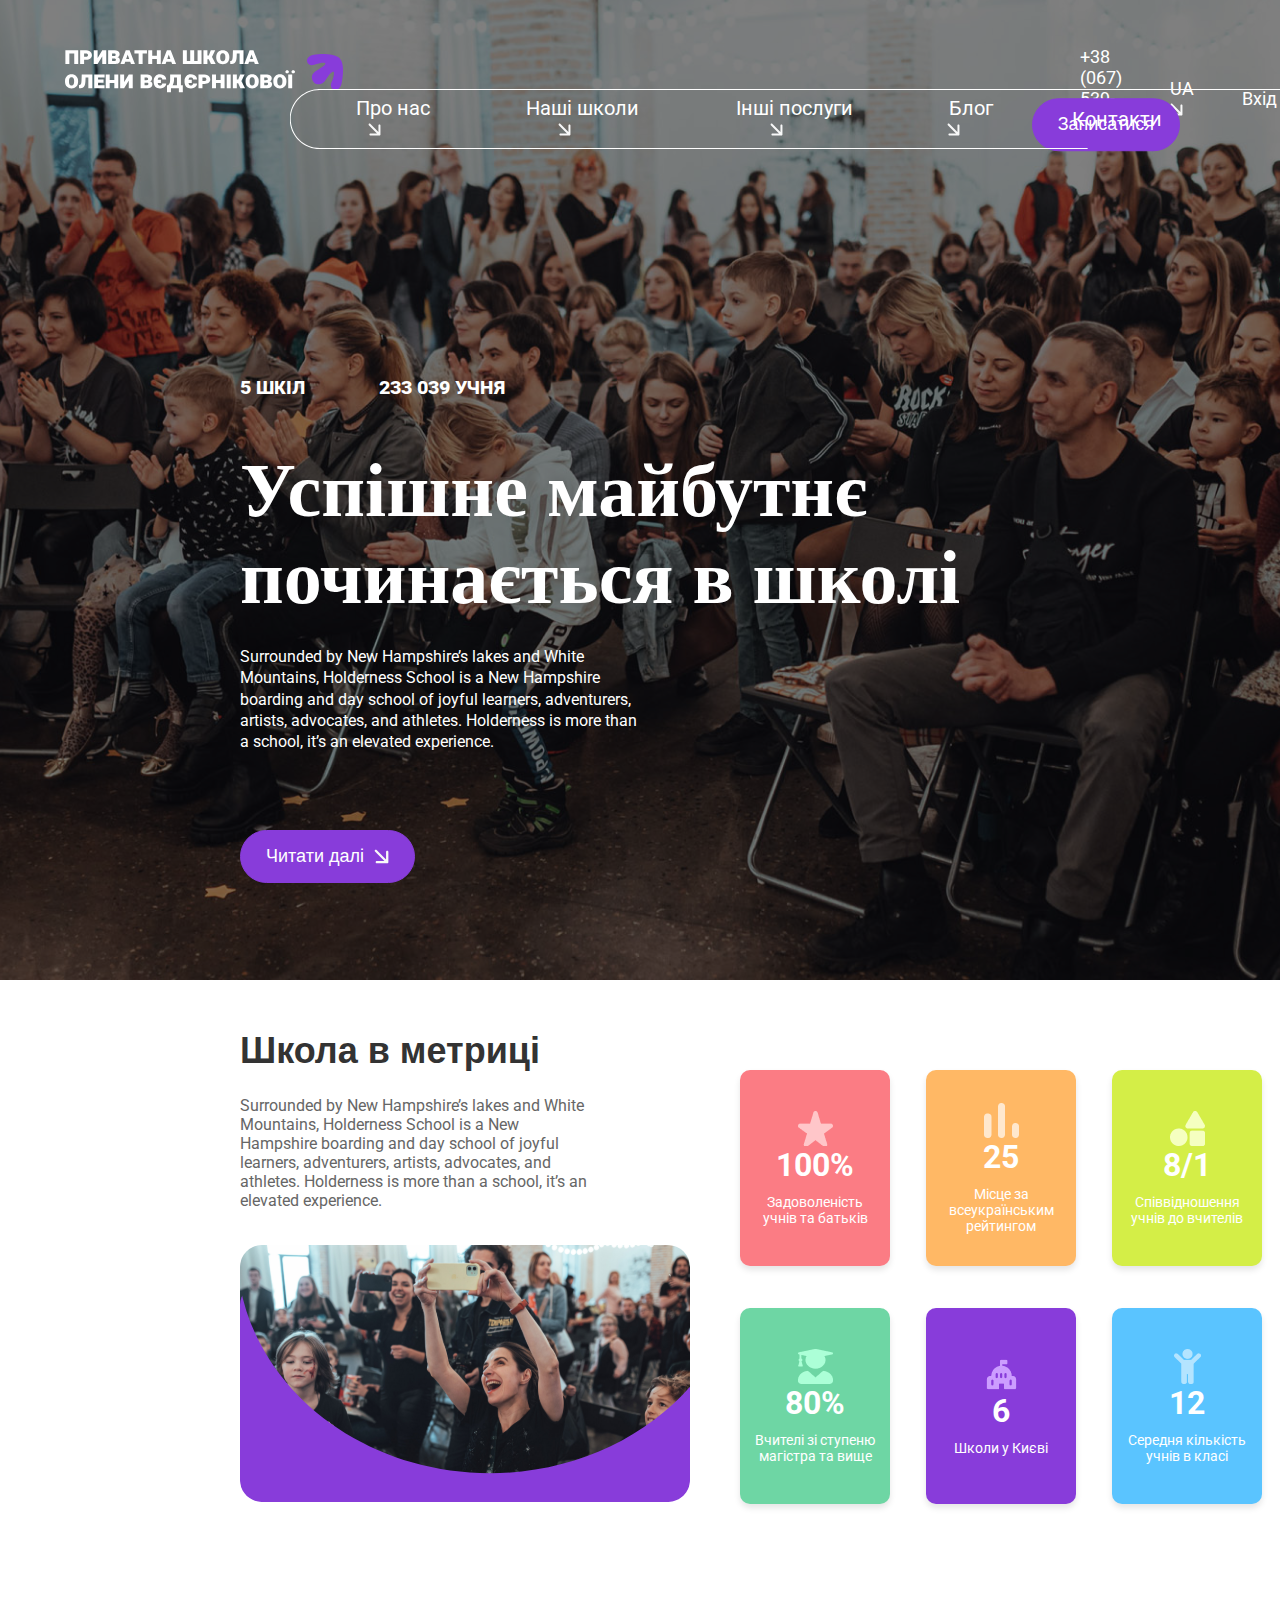
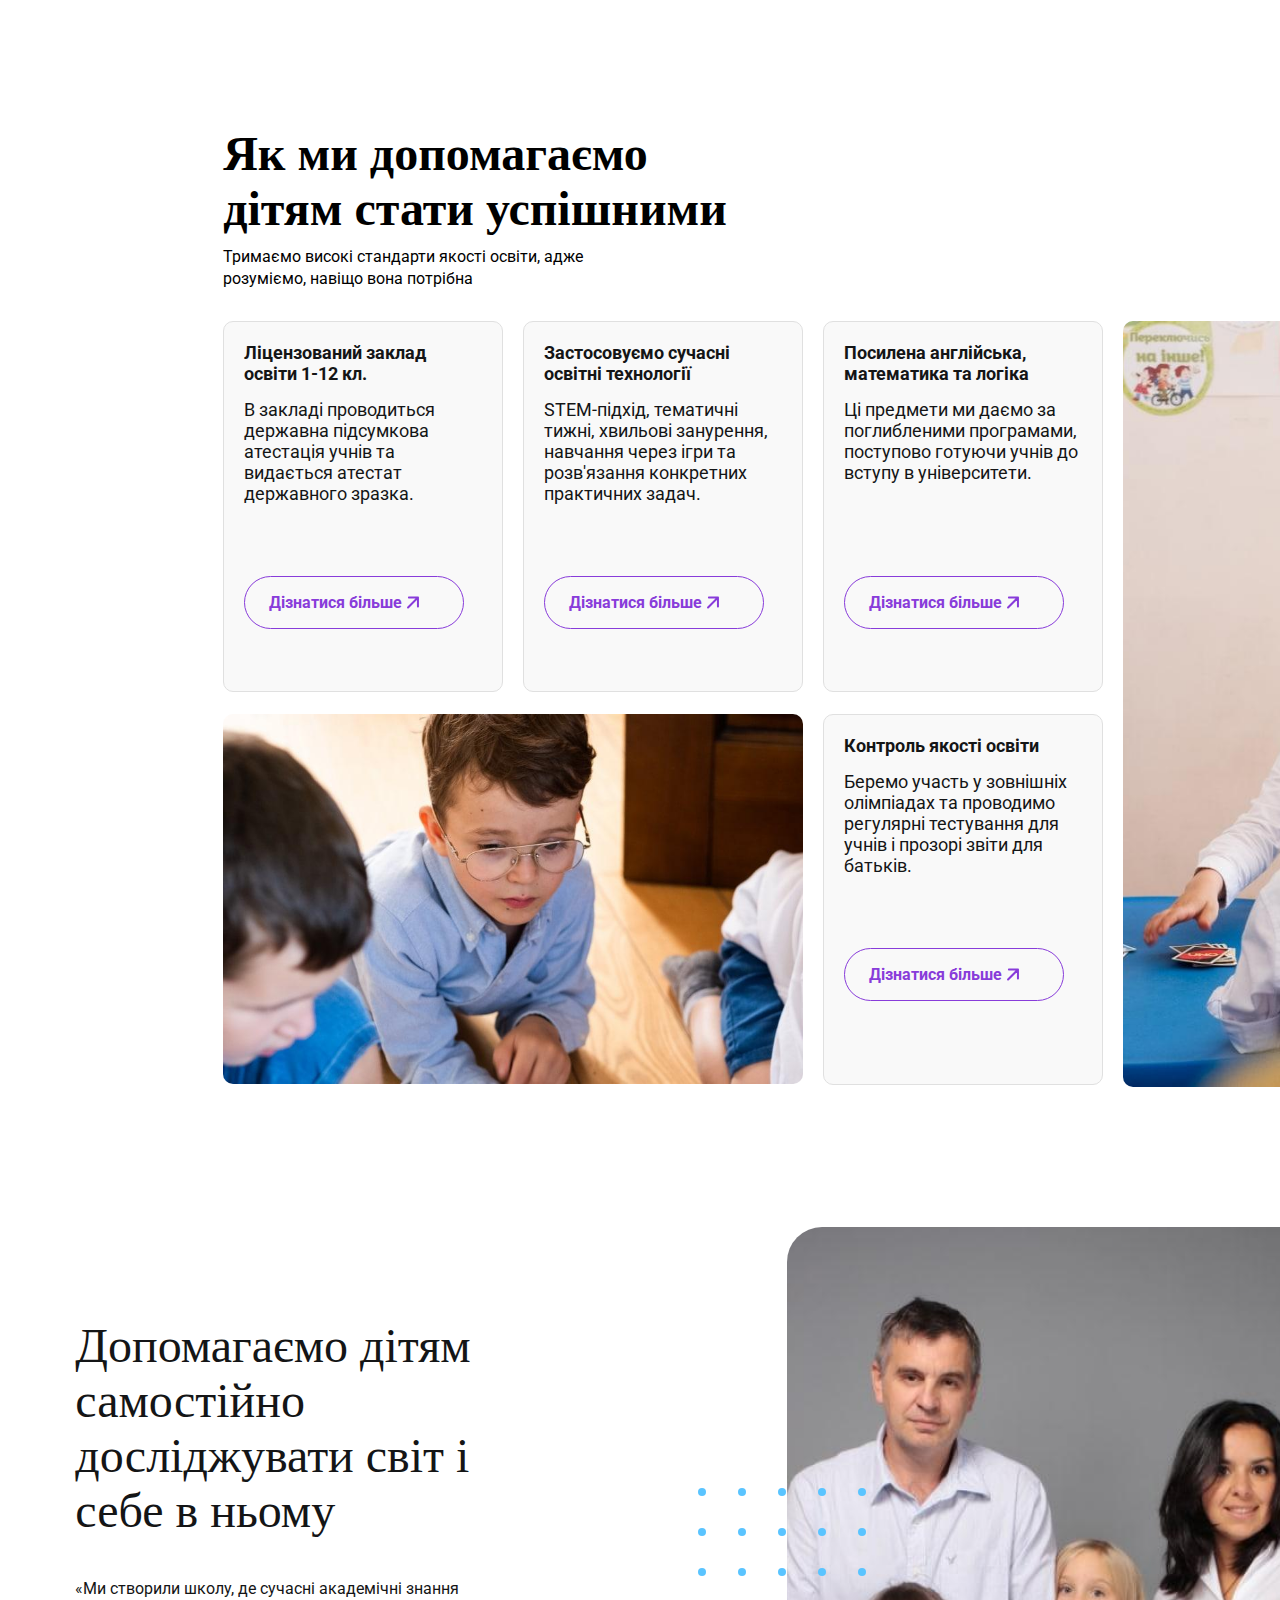
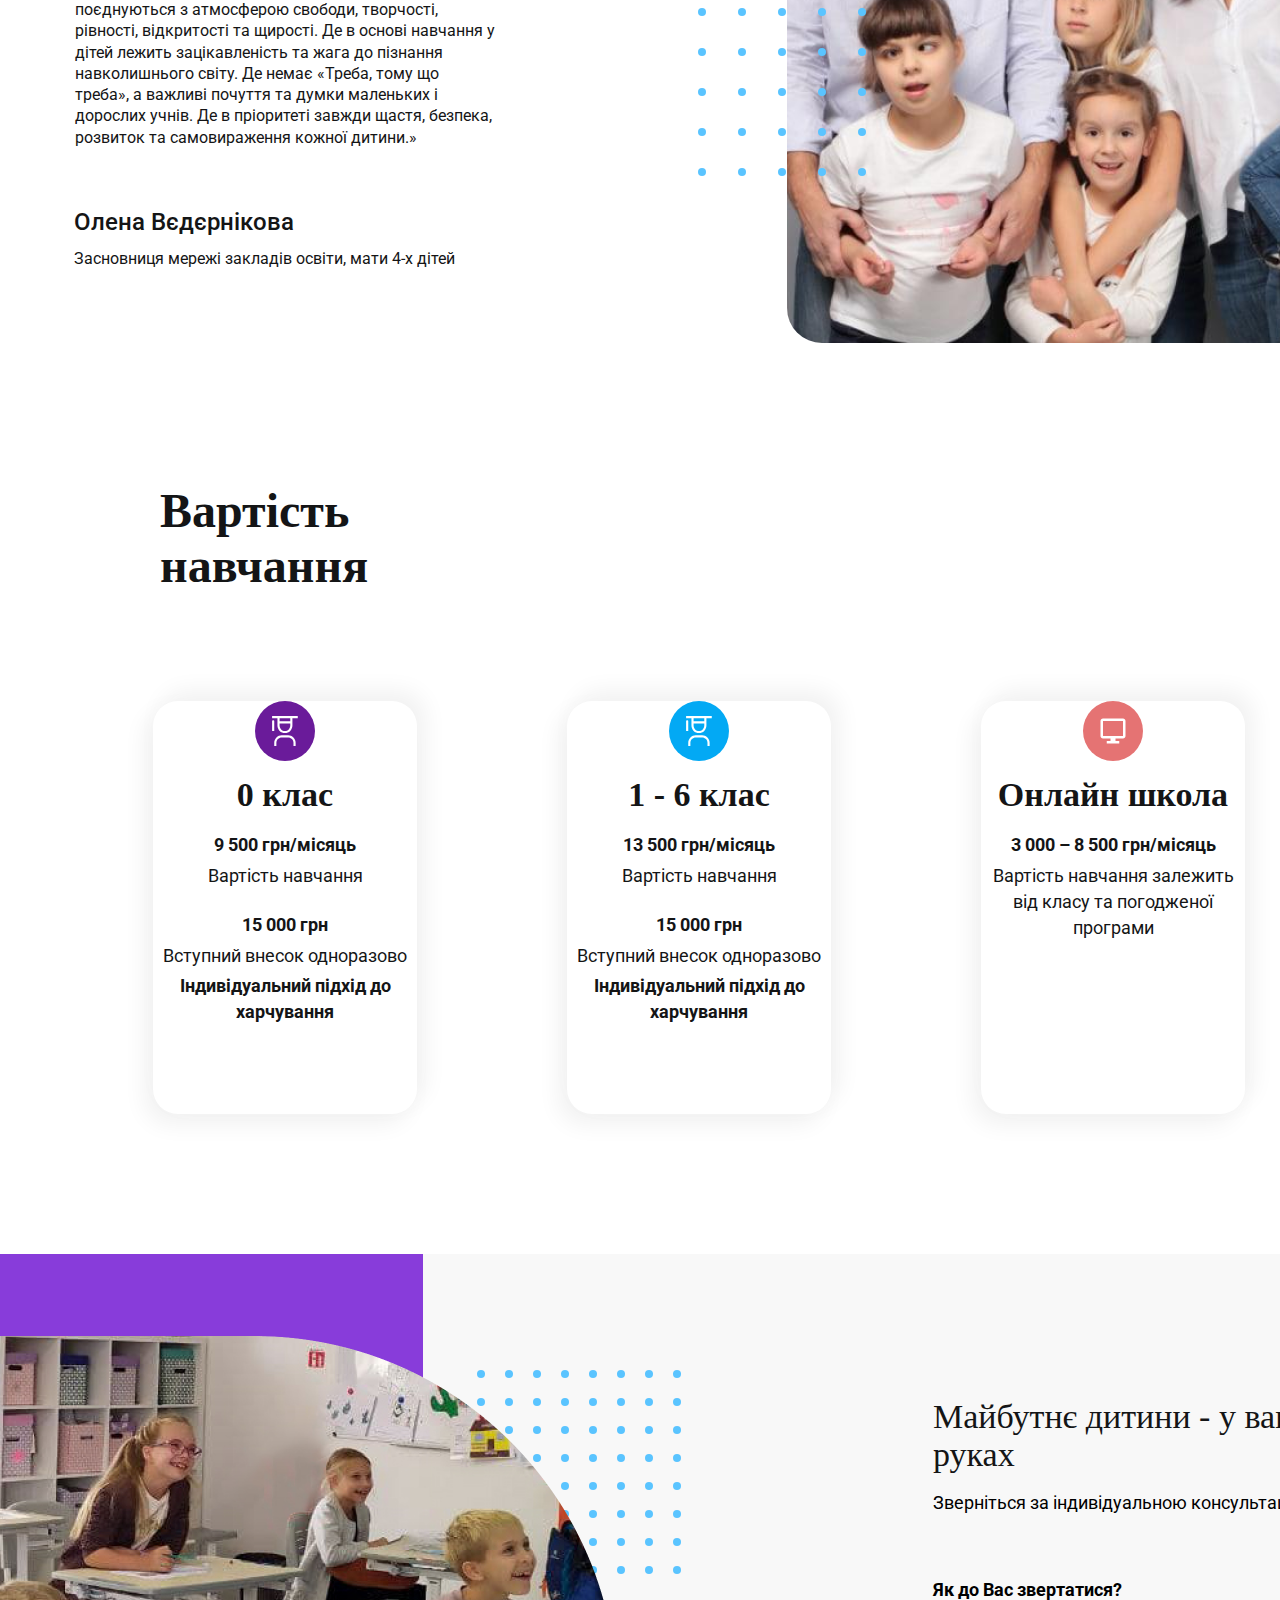
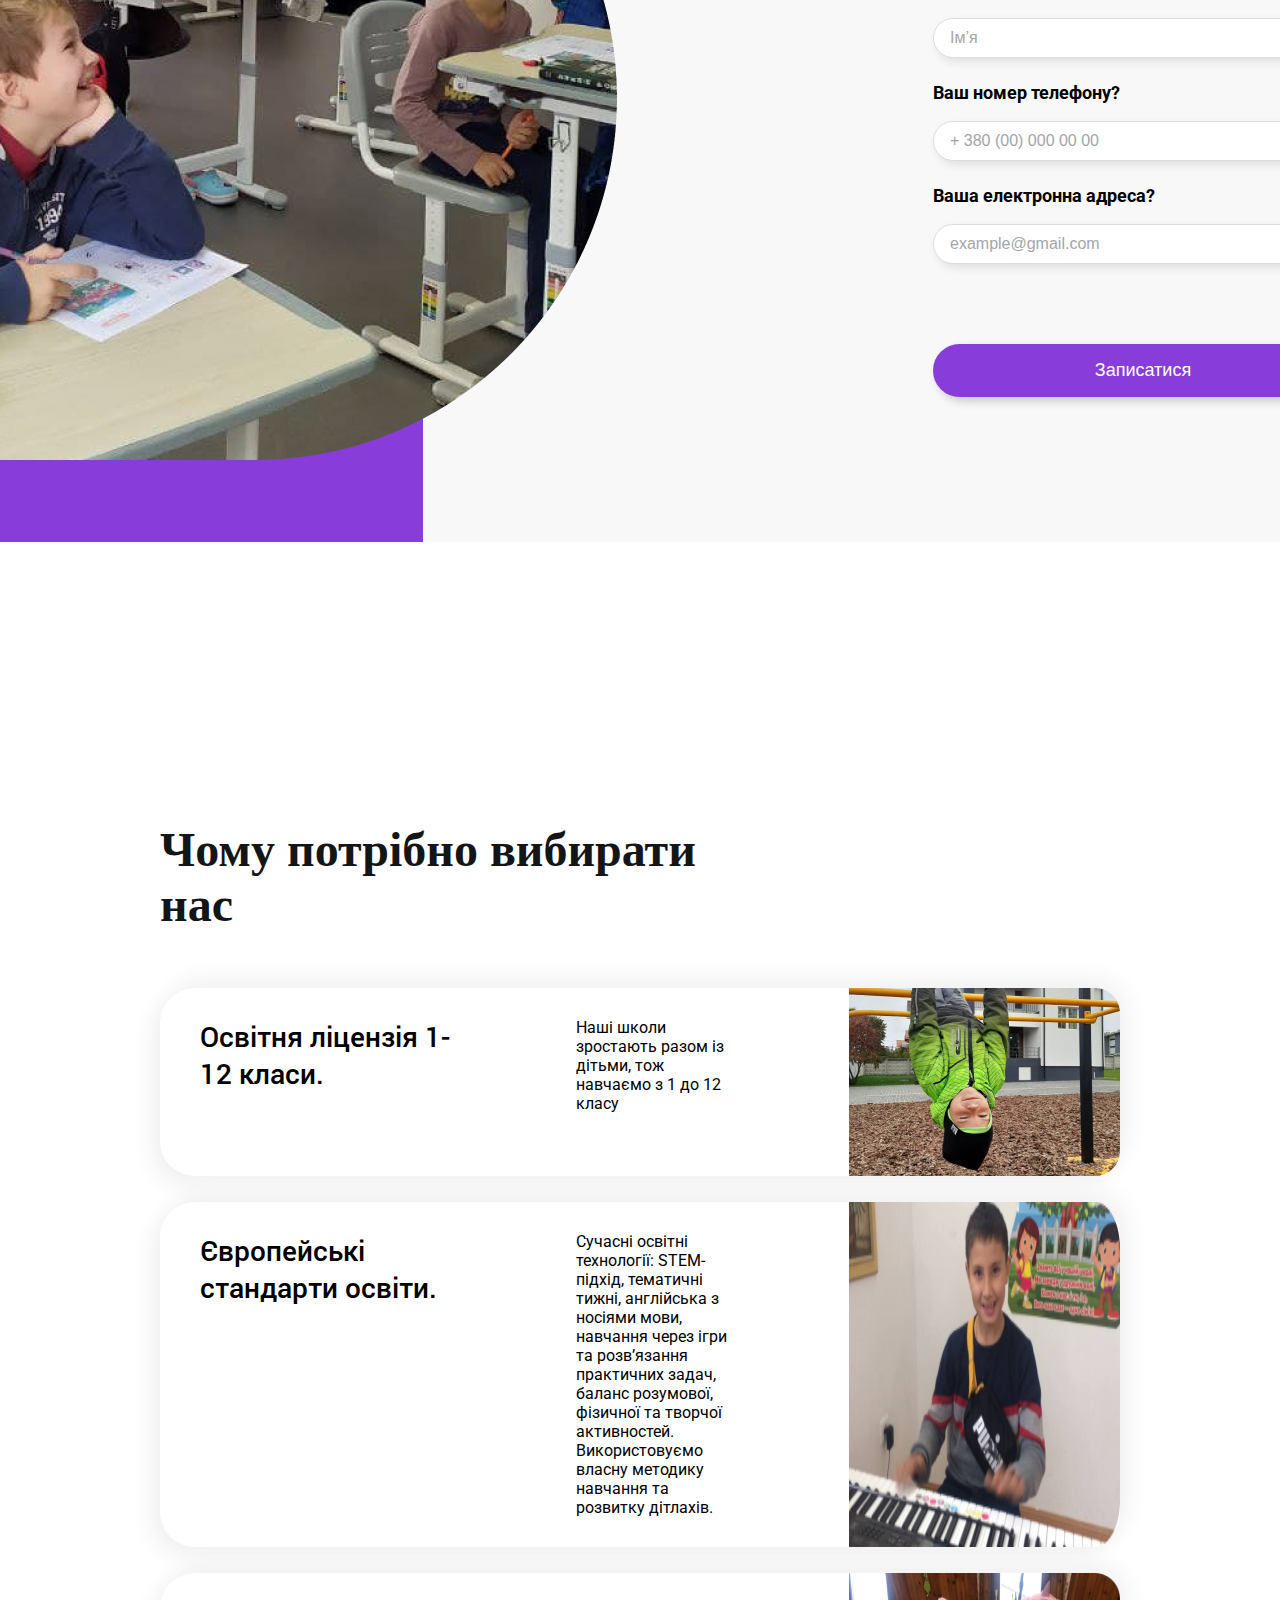
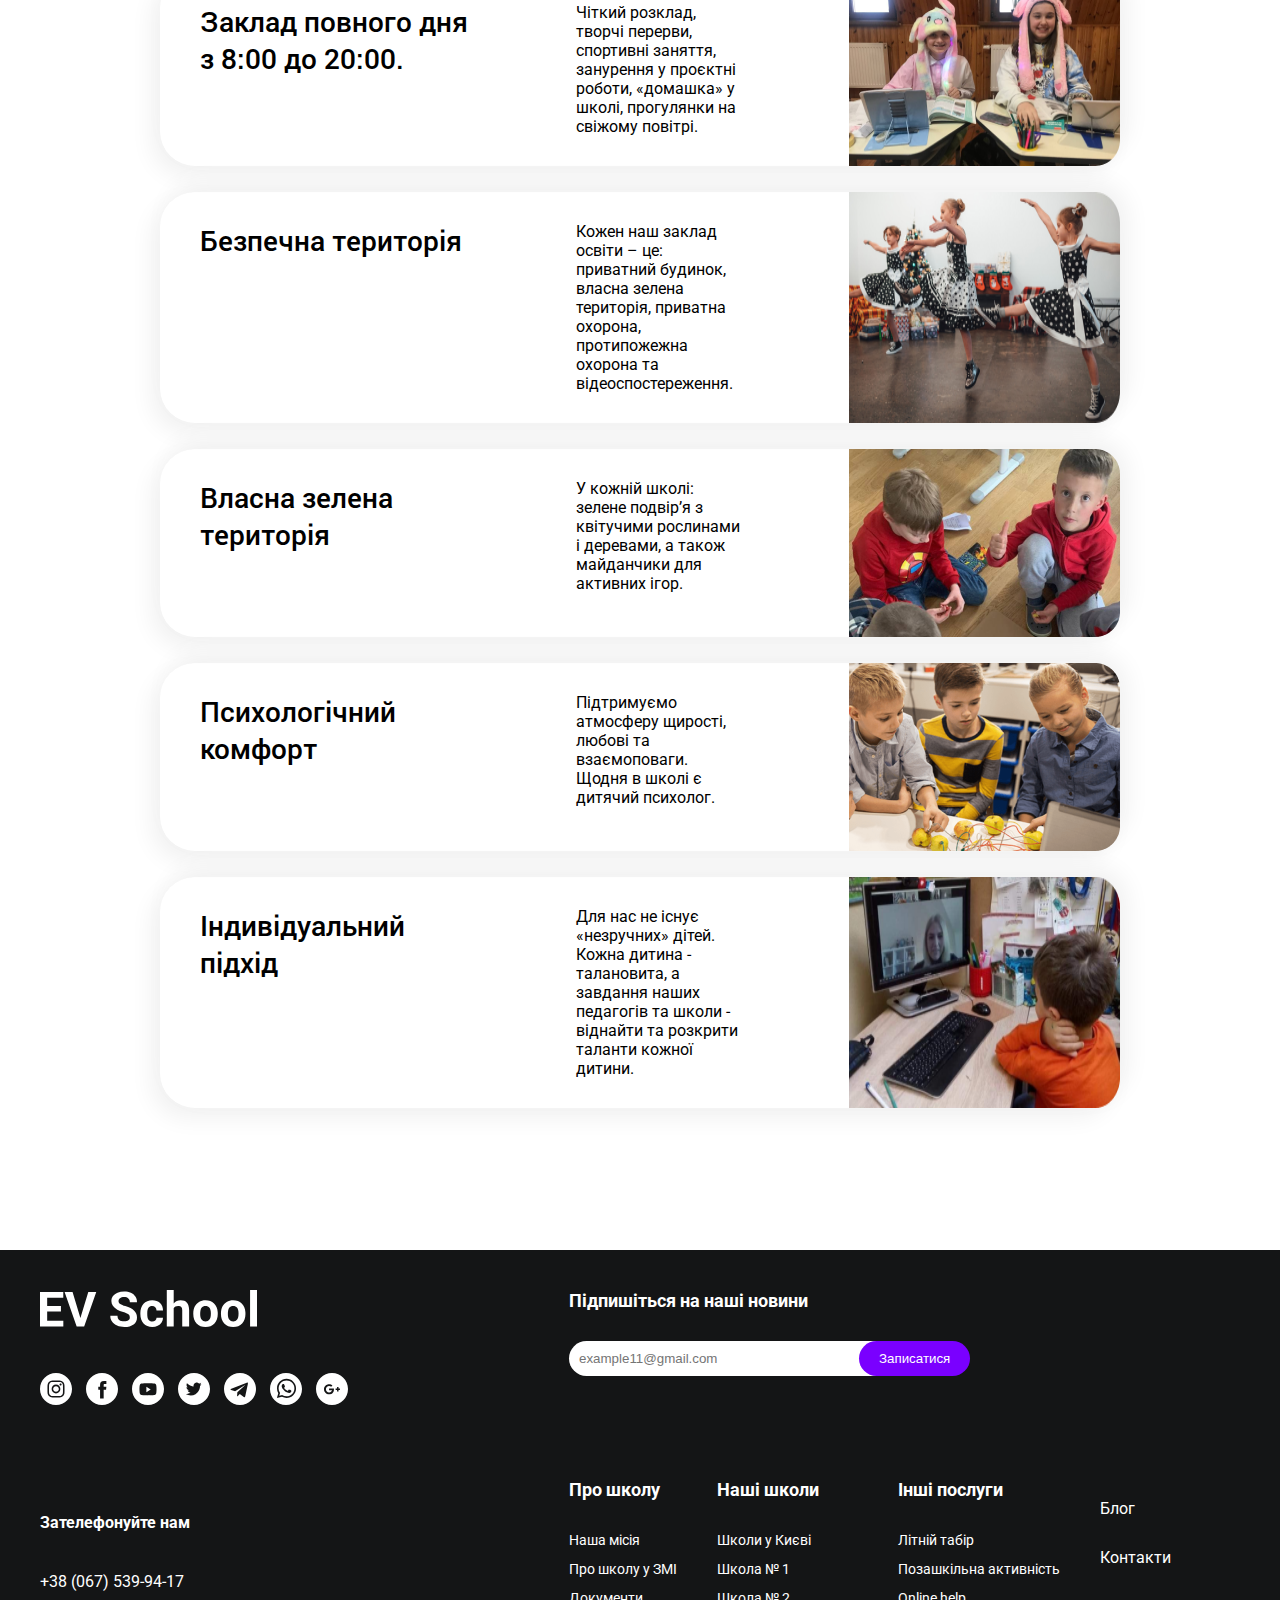
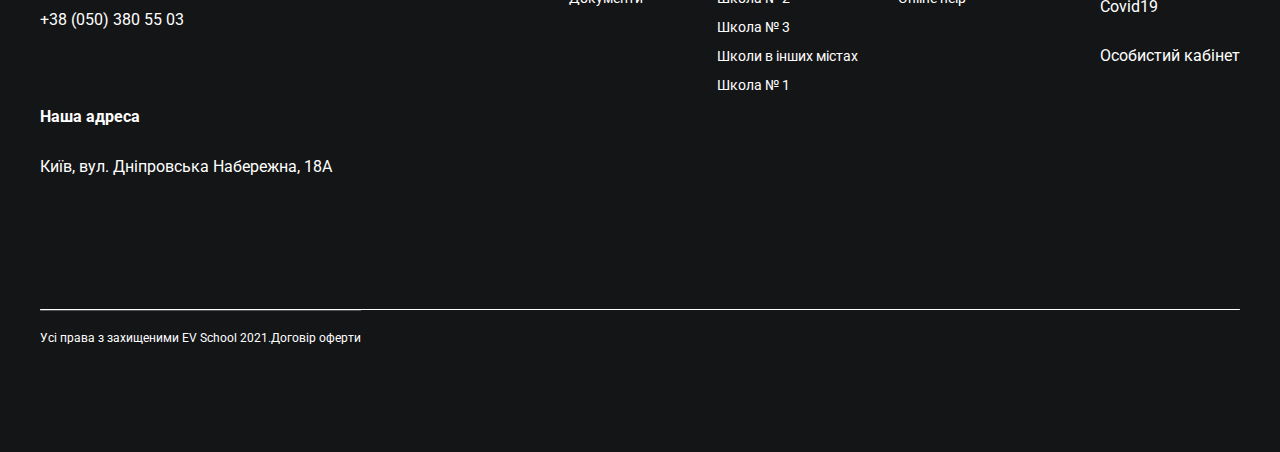
<file: index.html>
<!DOCTYPE html>
<html lang="uk">
<head>
    <meta charset="UTF-8">
    <meta name="viewport" content="width=device-width, initial-scale=1.0">
    <title>ПРИВАТНА ШКОЛА ОЛЕНИ ВЄДЄРНІКОВОЇ</title>
    <link rel="stylesheet" href="styles/style.css">
    <link rel="stylesheet" href="styles/mobile_style.css">
    <link rel="preconnect" href="https://fonts.googleapis.com">
    <link rel="preconnect" href="https://fonts.gstatic.com" crossorigin>
    <link href="https://fonts.googleapis.com/css2?family=Roboto:ital,wght@0,100;0,300;0,400;0,500;0,700;0,900;1,100;1,300;1,400;1,500;1,700;1,900&display=swap" rel="stylesheet">
</head>
<body>

<section class="header_section">
    <header>
        <div class="header_content">
            <img class="school_name" src="img/school_name.svg" alt="School Logo">
            <img class="school_icon" src="img/school_icon.svg" alt="School Icon">
        </div>

        <div class="header_right">
            <p>+38 (067) 539-94-17</p>
            <p>UA <img src="img/line.svg" alt="Line"></p>
            <p>Вхід</p>
        </div>
        <div class="lines-container">
            <img class="top-line" src="img/navigation-contur.svg" alt="navigation line">
            <ul class="main_menu">
                <li><a href="#">Про нас <img src="img/line.svg" alt="line"></a></li>
                <li class="dropdown">
                    <a href="#">Наші школи <img src="img/line.svg" alt="line"></a>
                    <ul class="dropdown_content">
                        <li><p  class="city_schools">Школи у Києві</p></li>
                        <li><a href="#">Район школи №1</a></li>
                        <li><a href="#">Район школи №2</a></li>
                        <li><a href="#">Район школи №3</a></li>
                        <li><p class="other_city_schools">Школи в інших містах</p></li>
                        <li><a href="#">Район школи №3</a></li>
                        <li><a href="#">Район школи №3</a></li>
                        <li><a href="#">Район школи №3</a></li>
                    </ul>
                </li>
                <li><a href="#">Інші послуги <img src="img/line.svg" alt="Line"></a></li>
                <li><a href="#">Блог <img src="img/line.svg" alt="Line"></a></li>
                <li><a href="#">Контакти</a></li>
            </ul>
            <button class="sign_up_button">Записатися</button>
        </div>
    </header>


    <div class="header_text_middle">
        <div class="school_info">
            <p>5 шкіл</p>
            <p class="student_amount">233 039 учня</p>
        </div>
        <div class="success_future">
            <p class="success_future_title">Успішне майбутнє починається в школі</p>
            <p class="success_future_text">Surrounded by New Hampshire’s lakes and White Mountains, Holderness School is a
                New Hampshire boarding and day school of joyful learners, adventurers, artists, advocates, and athletes.
                Holderness is more than a school, it’s an elevated experience.</p>
        </div>
        <button class="read_next_button">
            Читати далі
            <img src="img/line.svg" alt="Line">
        </button>
    </div>

</section>

<div class="main_content">
    <section class="metrics_section">
        <div class="metrics_content">
            <div class="metrics_info">
                <h2>Школа в метриці</h2>
                <p>Surrounded by New Hampshire’s lakes and White Mountains, Holderness School is a New Hampshire boarding and day school of joyful learners, adventurers, artists, advocates, and athletes. Holderness is more than a school, it’s an elevated experience.</p>
                <div class="metrics_image_wrapper">
                    <div class="metrics_shape"><img src="img/Subtract.svg" alt="Subtract"></div>
                    <img src="img/taking_photo.svg" alt="Taking Photo">
                </div>
            </div>
            <div class="metrics_stats">
                <div class="stat_item red">
                    <img src="img/star-rate.png" alt="">
                    <span>100%</span>
                    <p>Задоволеність учнів та батьків</p>
                </div>
                <div class="stat_item yellow">
                    <img src="img/bar-chart.png" alt="">
                    <span>25</span>
                    <p>Місце за всеукраїнським рейтингом</p>
                </div>
                <div class="stat_item green">
                    <img src="img/shapes.png" alt="">
                    <span>8/1</span>
                    <p>Співвідношення учнів до вчителів</p>
                </div>
                <div class="stat_item cyan">
                    <img src="img/user-graduate.png" alt="">
                    <span>80%</span>
                    <p>Вчителі зі ступеню магістра та вище</p>
                </div>
                <div class="stat_item purple">
                    <img src="img/building-government.png" alt="">
                    <span>6</span>
                    <p>Школи у Києві</p>
                </div>
                <div class="stat_item blue">
                    <img src="img/child%202.png" alt="">
                    <span>12</span>
                    <p>Середня кількість учнів в класі</p>
                </div>
            </div>
        </div>
    </section>

    <section class="helping_section">
        <div class="helping_section">
            <div class="helping_info">
                <h2>Як ми допомагаємо дітям стати успішними</h2>
                <p>Тримаємо високі стандарти якості освіти, адже розуміємо, навіщо вона потрібна</p>
            </div>
            <div class="helping_cards">
                <div class="card">
                    <h3>Ліцензований заклад освіти 1-12 кл.</h3>
                    <p>В закладі проводиться державна підсумкова атестація учнів та видається атестат державного зразка.</p>
                    <button class="read_more_btn">Дізнатися більше
                        <img alt="" src="img/arrow.svg">
                    </button>
                </div>

                <div class="card">
                    <h3>Застосовуємо сучасні освітні технології</h3>
                    <p>STEM-підхід, тематичні тижні, хвильові занурення, навчання через ігри та розв'язання конкретних практичних задач.</p>
                    <button class="read_more_btn">Дізнатися більше
                        <img  alt="" src="img/arrow.svg">
                    </button>
                </div>
                <div class="card">
                    <h3>Посилена англійська, математика та логіка</h3>
                    <p>Ці предмети ми даємо за поглибленими програмами, поступово готуючи учнів до вступу в університети.</p>
                    <button class="read_more_btn">Дізнатися більше
                        <img alt="" src="img/arrow.svg">
                    </button>
                </div>

                <div class="helping_image-left">
                    <img src="img/kids_learning.jpg" alt="Kids Learning">
                </div>

                <div class="card">
                    <h3>Контроль якості освіти</h3>
                    <p>Беремо участь у зовнішніх олімпіадах та проводимо регулярні тестування для учнів і прозорі звіти для батьків.</p>
                    <button class="read_more_btn">Дізнатися більше
                        <img alt="" src="img/arrow.svg">
                    </button>
                </div>

                <div class="helping_image-right">
                    <img src="img/kids_learning-2.jpg" alt="Kids Learning">
                </div>
            </div>
        </div>

    </section>


    <section>
        <div class="help-family">
            <img class="main-image" alt="" src="img/family-image.png">
            <img class="overlay-image" alt="" src="img/dots.svg">
            <div class="text-wrapper">
                <div class="heading-container">
                    <p class="main-heading">Допомагаємо дітям самостійно</p>
                    <p class="sub-heading">досліджувати світ і себе в ньому</p>
                </div>
                <div class="quote-container">
                    <p class="quote">«Ми створили школу, де сучасні академічні знання поєднуються з атмосферою свободи, творчості, рівності, відкритості та щирості.
                        Де в основі навчання у дітей лежить зацікавленість та жага до пізнання навколишнього світу.
                        Де немає «Треба, тому що треба», а важливі почуття та думки маленьких і дорослих учнів.
                        Де в пріоритеті завжди щастя, безпека, розвиток та самовираження кожної дитини.»</p>
                </div>
            </div>
            <div class="author-name">Олена Вєдєрнікова</div>
            <div class="author-description">Засновниця мережі закладів освіти, мати 4-х дітей</div>
        </div>
    </section>


    <section>
        <div class="study_cost">
            <h2>Вартість навчання</h2>

        </div>
        <div class="card-container">
            <div class="card-cost">
                <div class="icon purple">
                    <img src="img/person_sign.svg" alt="Icon 1">
                </div>
                <h3>0 клас</h3>
                <p class="card-cost-price">9 500 грн/місяць</p>
                <p>Вартість навчання</p>
                <p class="card-cost-price">15 000 грн</p>
                <p>Вступний внесок одноразово</p>
                <p><strong>Індивідуальний підхід до харчування</strong></p>
            </div>

            <div class="card-cost">
                <div class="icon blue">
                    <img src="img/person_sign.svg" alt="Icon 2">
                </div>
                <h3>1 - 6 клас</h3>
                <p class="card-cost-price">13 500 грн/місяць</p>
                <p>Вартість навчання</p>
                <p class="card-cost-price">15 000 грн</p>
                <p>Вступний внесок одноразово</p>
                <p><strong>Індивідуальний підхід до харчування</strong></p>
            </div>

            <div class="card-cost">
                <div class="icon red">
                    <img src="img/computer%201.svg" alt="Icon 3">
                </div>
                <h3>Онлайн школа</h3>
                <p class="card-cost-price">3 000 – 8 500 грн/місяць</p>
                <p>Вартість навчання залежить від класу та погодженої програми</p>
            </div>
        </div>

    </section>

    <section>
        <div class="layout-container">
            <div class="image-container-form">
                <img src="img/kids_studying.png" alt="Kids studying" class="circular-image">
                <img class="dots" src="img/dots-2.svg" alt="">
            </div>
            <div class="right-section">
                <div class="form-heading">
                    <p>Майбутнє дитини - у ваших руках</p>
                </div>
                <div class="form-subheading">Зверніться за індивідуальною консультацією</div>
                <form class="consultation-form">
                    <div class="form-field">
                        <label for="name">Як до Вас звертатися?</label>
                        <input type="text" id="name" name="name" placeholder="Ім’я" />
                    </div>
                    <div class="form-field">
                        <label for="phone">Ваш номер телефону?</label>
                        <input type="tel" id="phone" name="phone" placeholder="+ 380 (00) 000 00 00" />
                    </div>
                    <div class="form-field">
                        <label for="email">Ваша електронна адреса?</label>
                        <input type="email" id="email" name="email" placeholder="example@gmail.com" />
                    </div>
                    <button type="submit" class="submit-button">Записатися</button>
                </form>
            </div>
        </div>
    </section>

    <section class="section-info">
        <h2 class="section-title">Чому потрібно вибирати нас</h2>
        <div class="container">
            <div class="block">
                <div class="content">
                    <span>Освітня ліцензія 1-12 класи.</span>
                    <p>Наші школи зростають разом із дітьми, тож навчаємо з 1 до 12 класу
                    </p>
                </div>
                <img src="img/pict1.png" alt="">
            </div>
            <div class="block block-shadow">
                <div class="content">
                    <span>Європейські стандарти освіти.</span>
                    <p>Сучасні освітні технології: STEM-підхід, тематичні тижні, англійська з носіями мови, навчання через ігри та розв’язання практичних задач, баланс розумової, фізичної та творчої активностей. Використовуємо власну методику навчання та розвитку дітлахів.
                    </p>
                </div>
                <img src="img/pict2.png" alt="">
            </div>
            <div class="block block-shadow">
                <div class="content">
                        <span>Заклад повного дня з 8:00 до 20:00.
                            </span>
                    <p>Чіткий розклад, творчі перерви, спортивні заняття, занурення у проєктні роботи, «домашка» у школі, прогулянки на свіжому повітрі.
                    </p>
                </div>
                <img src="img/pict3.png" alt="">
            </div>
            <div class="block block-shadow">
                <div class="content">
                    <span>Безпечна територія</span>
                    <p>Кожен наш заклад освіти – це: приватний будинок, власна зелена територія, приватна охорона, протипожежна охорона та відеоспостереження.</p>
                </div>
                <img src="img/pict4.png" alt="">
            </div>
            <div class="block block-shadow">
                <div class="content">
                    <span>Власна зелена територія</span>
                    <p>У кожній школі: зелене подвір’я з квітучими рослинами і деревами, а також майданчики для активних ігор.
                    </p>
                </div>
                <img src="img/pict5.png" alt="">
            </div>
            <div class="block block-shadow">
                <div class="content">
                    <span>Психологічний комфорт</span>
                    <p>Підтримуємо атмосферу щирості, любові та взаємоповаги. Щодня в школі є дитячий психолог.
                    </p>
                </div>
                <img src="img/pict6.png" alt="">
            </div>
            <div class="block block-shadow">
                <div class="content">
                    <span>Індивідуальний підхід</span>
                    <p>Для нас не існує «незручних» дітей. Кожна дитина - талановита, а завдання наших педагогів та школи - віднайти та розкрити таланти кожної дитини.
                    </p>
                </div>
                <img src="img/pict7.png" alt="">
            </div>
        </div>
    </section>
</div>
<section>
    <footer>
        <div class="footer-container">
            <div class="footer-left">
                <img src="img/EV%20School.svg" alt="">
                <div class="social-icons">
                    <a href="#"><img src="img/inst.svg" alt="Instagram"></a>
                    <a href="#"><img src="img/fb.svg" alt="Facebook"></a>
                    <a href="#"><img src="img/yt.svg" alt="YouTube"></a>
                    <a href="#"><img src="img/twitter.svg" alt="Twitter"></a>
                    <a href="#"><img src="img/tg.svg" alt="Telegram"></a>
                    <a href="#"><img src="img/whatsup.svg" alt="WhatsUp"></a>
                    <a href="#"><img src="img/google.svg" alt="Google"></a>
                </div>
                <div class="contact-info">
                    <h4>Зателефонуйте нам</h4>
                    <div class="phone-numbers">
                        <p>+38 (067) 539-94-17</p>
                        <p>+38 (050) 380 55 03</p>
                    </div>

                    <div class="address">
                        <h4>Наша адреса</h4>
                        <p>Київ, вул. Дніпровська Набережна, 18А</p>
                    </div>
                </div>
            </div>
            <div class="footer-right">
                <h4>Підпишіться на наші новини</h4>
                <form>
                    <label>
                        <input type="email" placeholder="example11@gmail.com">
                    </label>
                    <button type="submit">Записатися</button>
                </form>
                <div class="footer-contacts">
                    <div>
                        <h4>Про школу</h4>
                        <ul>
                            <li><a href="#">Наша місія</a></li>
                            <li><a href="#">Про школу у ЗМІ</a></li>
                            <li><a href="#">Документи</a></li>
                        </ul>
                    </div>
                    <div>
                        <h4>Наші школи</h4>
                        <ul>
                            <li><a href="#">Школи у Києві</a></li>
                            <li><a href="#">Школа № 1</a></li>
                            <li><a href="#">Школа № 2</a></li>
                            <li><a href="#">Школа № 3</a></li>
                            <li><a href="#">Школи в інших містах</a></li>
                            <li><a href="#">Школа № 1</a></li>
                        </ul>
                    </div>
                    <div>
                        <h4>Інші послуги</h4>
                        <ul>
                            <li><a href="#">Літній табір</a></li>
                            <li><a href="#">Позашкільна активність</a></li>
                            <li><a href="#">Online help</a></li>
                        </ul>
                    </div>
                    <div class="footer-links">
                        <a href="#">Блог</a>
                        <a href="#">Контакти</a>
                        <a href="#">Covid19</a>
                        <a href="#">Особистий кабінет</a>
                    </div>
                </div>
            </div>
            <div class="rectangle-div">
            </div>
            <div class="footer-bottom">
                <p>Усі права з захищеними EV School 2021.</p>
                <a href="#" class="offer">Договір оферти</a>
            </div>
        </div>
    </footer>

</section>


</body>
</html>
</file>
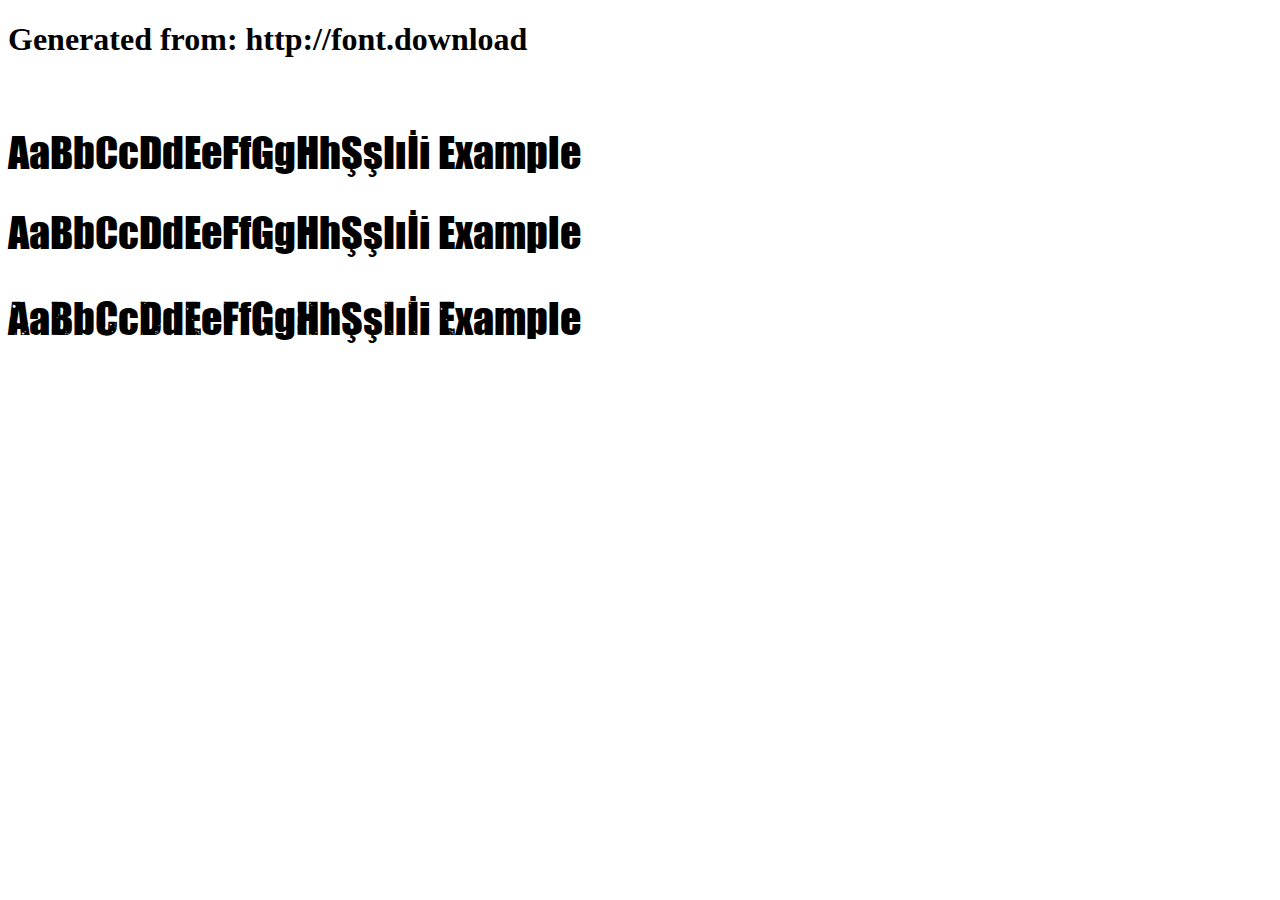
<file: fonts/impact-webfont/example.html>
<!DOCTYPE html>
<html xmlns="http://www.w3.org/1999/xhtml">
<head>
    <meta http-equiv="Content-Type" content="text/html; charset=utf-8"/>
    <link rel="stylesheet" type="text/css"
          href="style.css"/>
</head>

<body>

<h1>Generated from: http://font.download</h1><br/>
<h1 style="font-family:'Impact Regular';font-weight:normal;font-size:42px">AaBbCcDdEeFfGgHhŞşIıİi Example</h1>
<h1 style="font-family:'Impact Regular';font-weight:normal;font-size:42px">AaBbCcDdEeFfGgHhŞşIıİi Example</h1>
<h1 style="font-family:'Impacted Regular';font-weight:normal;font-size:42px">AaBbCcDdEeFfGgHhŞşIıİi Example</h1>


</body>
</html>
</file>
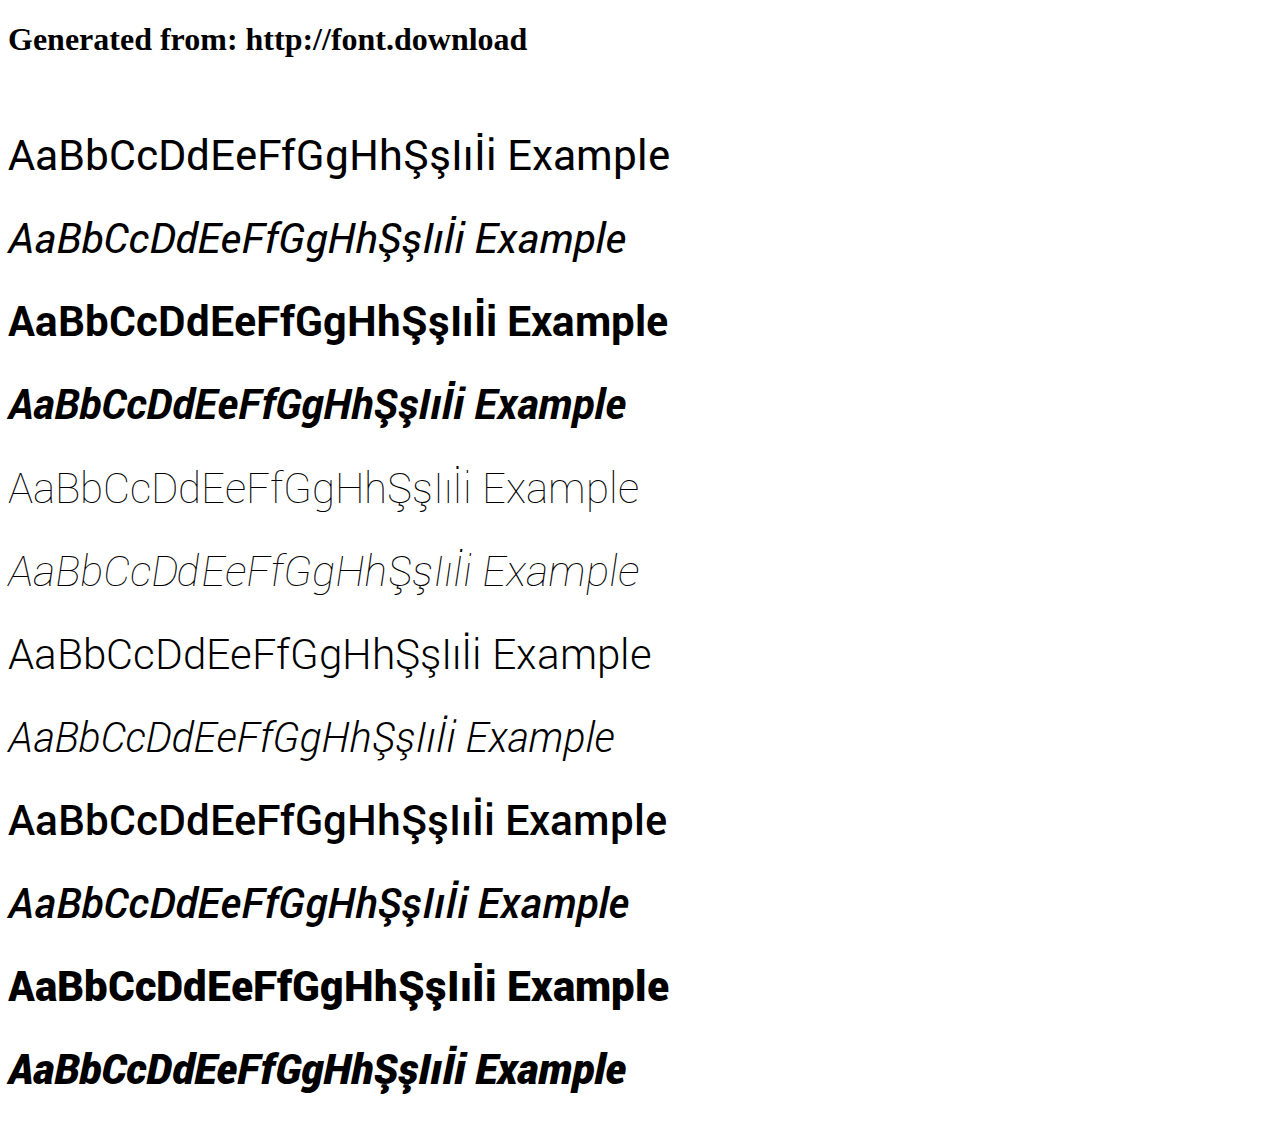
<file: fonts/roboto-webfont/example.html>
<!DOCTYPE html>
<html xmlns="http://www.w3.org/1999/xhtml">
<head>
    <meta http-equiv="Content-Type" content="text/html; charset=utf-8"/>
    <link rel="stylesheet" type="text/css"
          href="style.css"/>
</head>

<body>

<h1>Generated from: http://font.download</h1><br/>
<h1 style="font-family:'Roboto Regular';font-weight:normal;font-size:42px">AaBbCcDdEeFfGgHhŞşIıİi Example</h1>
<h1 style="font-family:'Roboto Italic';font-weight:normal;font-size:42px">AaBbCcDdEeFfGgHhŞşIıİi Example</h1>
<h1 style="font-family:'Roboto Bold';font-weight:normal;font-size:42px">AaBbCcDdEeFfGgHhŞşIıİi Example</h1>
<h1 style="font-family:'Roboto Bold Italic';font-weight:normal;font-size:42px">AaBbCcDdEeFfGgHhŞşIıİi Example</h1>
<h1 style="font-family:'Roboto Thin';font-weight:normal;font-size:42px">AaBbCcDdEeFfGgHhŞşIıİi Example</h1>
<h1 style="font-family:'Roboto Thin Italic';font-weight:normal;font-size:42px">AaBbCcDdEeFfGgHhŞşIıİi Example</h1>
<h1 style="font-family:'Roboto Light';font-weight:normal;font-size:42px">AaBbCcDdEeFfGgHhŞşIıİi Example</h1>
<h1 style="font-family:'Roboto Light Italic';font-weight:normal;font-size:42px">AaBbCcDdEeFfGgHhŞşIıİi Example</h1>
<h1 style="font-family:'Roboto Medium';font-weight:normal;font-size:42px">AaBbCcDdEeFfGgHhŞşIıİi Example</h1>
<h1 style="font-family:'Roboto Medium Italic';font-weight:normal;font-size:42px">AaBbCcDdEeFfGgHhŞşIıİi Example</h1>
<h1 style="font-family:'Roboto Black';font-weight:normal;font-size:42px">AaBbCcDdEeFfGgHhŞşIıİi Example</h1>
<h1 style="font-family:'Roboto Black Italic';font-weight:normal;font-size:42px">AaBbCcDdEeFfGgHhŞşIıİi Example</h1>


</body>
</html>
</file>
<file: styles/style.css>
@import '../fonts/roboto-webfont/style.css';
@import '../fonts/impact-webfont/style.css';
@import '../fonts/roboto-webfont/style.css';
@import '../fonts/impact-webfont/style.css';
@import '../fonts/roboto-webfont/style.css';
@import '../fonts/impact-webfont/style.css';
@import '../fonts/roboto-webfont/style.css';
@import '../fonts/impact-webfont/style.css';
@import '../fonts/roboto-webfont/style.css';
@import '../fonts/impact-webfont/style.css';
@import '../fonts/roboto-webfont/style.css';
@import '../fonts/impact-webfont/style.css';
@import '../fonts/roboto-webfont/style.css';
@import '../fonts/impact-webfont/style.css';
@import '../fonts/roboto-webfont/style.css';
@import '../fonts/impact-webfont/style.css';
@import '../fonts/roboto-webfont/style.css';
@import '../fonts/impact-webfont/style.css';
@import '../fonts/roboto-webfont/style.css';
@import '../fonts/impact-webfont/style.css';
@import '../fonts/roboto-webfont/style.css';
@import '../fonts/impact-webfont/style.css';
@import '../fonts/roboto-webfont/style.css';
@import '../fonts/impact-webfont/style.css';
@import '../fonts/roboto-webfont/style.css';
@import '../fonts/impact-webfont/style.css';
@import '../fonts/roboto-webfont/style.css';
@import '../fonts/impact-webfont/style.css';
@import '../fonts/roboto-webfont/style.css';
@import '../fonts/impact-webfont/style.css';
@import '../fonts/roboto-webfont/style.css';
@import '../fonts/impact-webfont/style.css';
@import '../fonts/roboto-webfont/style.css';
@import '../fonts/impact-webfont/style.css';
@import '../fonts/roboto-webfont/style.css';
@import '../fonts/impact-webfont/style.css';
@import '../fonts/roboto-webfont/style.css';
@import '../fonts/impact-webfont/style.css';

* {
    margin: 0;
    padding: 0;
    box-sizing: border-box;
}

html {
    width: 100%;
    height: 100%;
}

body{
    font-family: "Roboto", sans-serif;
}


.header_section {
    position: relative;
    background: url('../img/header_picture.png') lightgray 50% / cover no-repeat;
    width: 100%;
    height: 980px;
}

.header_section::before {
    content: "";
    position: absolute;
    top: 0;
    left: 0;
    width: 100%;
    height: 100%;
    background: rgba(0, 0, 0, 0.5);
    z-index: 1;
}


.header_content {
    position: relative;
    display: flex;
    align-items: center;
    padding: 50px 0 36px 65px;
    z-index: 2;
}


.school_name {
    display: inline-block;
    vertical-align: middle;
}

.school_icon {
    display: inline-block;
    vertical-align: middle;
    margin-left: 12px;
}

.header_text_middle {
    position: relative;
    z-index: 2;
    margin: 0 auto;
    color: #FFFFFF;
    padding: 205px 0 0 240px;
    display: inline-flex;
    flex-direction: column;
    align-items: flex-start;
    gap: 48px;
}

.school_info {
    display: flex;
    justify-content: space-around;
    color: #FFFFFF;
    font-family: "Roboto", sans-serif;
    font-size: 22px;
    font-style: normal;
    font-weight: bold;
    line-height: normal;
    font-variant: all-small-caps;
}


.school_info p {
    margin: 0;
    border-radius: 10px;
}

.student_amount{
    padding: 0 0 0 74px;
}

.success_future {
    font-size: 28px;
    font-weight: 600;
    line-height: 1.5;
    margin-bottom: 30px;
    padding: 0 0 0 0;
}


.success_future_title{
    font-family: Impact;
    font-size: 76px;
    font-style: normal;
    font-weight: 900;
    line-height: normal;
    width: 749px;
}

.success_future_text{
    font-family: "Roboto", sans-serif;
    font-size: 16px;
    font-style: normal;
    font-weight: 400;
    line-height: 133.188%;
    width: 400px;
    padding: 25px 0 0 0;
}

.read_next_button {
    border-radius: 35px;
    border: 1px solid #883CDA;
    background: #883CDA;
    padding: 15px 25px;
    font-size: 18px;
    cursor: pointer;
    display: inline-flex;
    align-items: center;
    color: #FFFFFF;
}

.read_next_button img {
    margin-left: 10px;
    height: 15px;
    width: auto;
}

.header_right{
    display: inline-flex;
    align-items: center;
    gap: 48px;
    position: absolute;
    width: 100%;
    z-index: 2;
    color: #FFFFFF;
    font-family: "Roboto", sans-serif;
    font-size: 18px;
    font-style: normal;
    top: 23px;
    padding: 23px 92px 79px 1080px;
}


.main_menu {
    list-style: none;
    padding: 0;
    margin: 0;
    display: flex;
    justify-content: center;
    align-items: center;
    gap: 43px;
    position: relative;
    z-index: 3;
    height: 40px;
    left: 25%;
    top: -30px;
    width: 860px;
}

.main_menu li {
    position: relative;
    z-index: 3;
    transition: background-color 0.3s ease;
}

.main_menu a {
    text-decoration: none;
    font-size: 20px;
    color: #fff;
    z-index: 3;
    padding: 10px 18px;
    line-height: 1;
}

.main_menu a:hover, .main_menu li:hover {
    background-color: #883CDA; /* Purple background on hover */
    border-radius: 15px; /* Rounded corners for the highlight */
    color: #fff; /* Ensure text remains white */
    text-decoration: none;
}


.city_schools, .other_city_schools {
    position: relative;
    font-size: 16px;
    display: inline-block;
    font-family: 'Roboto', sans-serif;
    color: #fff;
    text-align: left;
    margin-bottom: 10px;
    font-weight: bold;
    padding: 0 15px 0 20px;
}


.dropdown:hover .dropdown_content {
    display: block;
    width: 250px;
    background: #883CDA;
    border-radius: 20px;
    text-align: left;
    padding: 15px;
    z-index: 3;
}

.dropdown:hover > a {
    background-color: #883CDA;
    color: #fff;
    border-radius: 15px;
    padding: 10px 20px;
    text-decoration: none;
}

.dropdown_content li {
    margin-bottom: 10px;
}

.dropdown_content li a {
    color: #fff;
    font-size: 16px;
    text-decoration: none;
    padding: 10px 20px;
    display: block;
    line-height: 1.5;
}

.dropdown_content li a:hover {
    text-decoration: underline;
}


.dropdown_content {
    display: none;
    position: absolute;
    background-color: #883CDA;
    z-index: 3;
    list-style: none;
    left: 0;
    border-radius: 15px;
    padding: 15px;
}

.sign_up_button {
    position: absolute;
    right: 100px;
    top: 46%;
    transform: translateY(-92%);
    border-radius: 35px;
    border: 1px solid #883CDA;
    background:#883CDA;
    padding: 15px 25px;
    font-size: 18px;
    cursor: pointer;
    display: inline-flex;
    align-items: center;
    color: #FFFFFF;
}


.sign_up_button img {
    margin-left: 10px;
    height: 15px;
    width: auto;
}

.lines-container {
    position: relative;
    text-align: center;
    z-index: 2;
}

.top-line {
    position: absolute;
    top: -40px;
    left: 35%;
    transform: translateX(-15%);
    z-index: 2;
}


.metrics_section {
    padding: 50px 0;
    width: 100%;
}

.metrics_content {
    justify-content: normal;
    align-items: flex-start;
    max-width: 1200px;
    margin: 0 0 0 240px;
    gap: 30px;
    position: relative;
    display: flex;
    flex-direction: row;
    /*align-items: center;*/
}

.metrics_info {
    max-width: 350px;
}

.metrics_info h2 {
    font-family: Impact, sans-serif;
    font-size: 36px;
    color: #333;
}

.metrics_info p {
    font-family: Roboto, sans-serif;
    font-size: 16px;
    color: #666;
    margin-bottom: 35px;
    margin-top: 24px;
}

.metrics_image_wrapper {
    position: relative;
    max-width: 450px;
}

.metrics_shape{
    position: absolute;
    top: 40px;
    left: 0;
    z-index: 1;
}

.metrics_image_wrapper img {
    max-width: 450px;
    border-radius: 20px;
    position: relative;
}

.metrics_stats {
    display: grid;
    grid-template-columns: repeat(3, 1fr);
    gap: 10px;
    margin-left: 120px;
}

.stat_item {
    padding: 15px;
    border-radius: 10px;
    text-align: center;
    box-shadow: 0 4px 6px rgba(0,0,0,0.1);
    display: flex;
    flex-direction: column;
    align-items: center;
    justify-content: center;
    font-family: 'Roboto', sans-serif;
    font-size: 14px;
    color: white;
    height: 196px;
    width: 150px;
}

.stat_item:nth-child(1) {
    background-color: #FB7C84;
    color: white;
    margin: 40px 26px 32px 0;
}

.stat_item:nth-child(2) {
    background-color: #FFB865;
    color: white;
    height: 196px;
    margin: 40px 26px 32px 0;
}

.stat_item:nth-child(3) {
    background-color: #D4EE47;
    color: white;
    height: 196px;
    margin: 40px 26px 32px 0;
}

.stat_item:nth-child(4) {
    background-color: #6ED6A4;
    color: white;
    height: 196px;
    margin: 0 26px 32px 0;
}

.stat_item:nth-child(5) {
    background-color: #883CDA;
    color: white;
    height: 196px;
    margin: 0 26px 32px 0;
}

.stat_item:nth-child(6) {
    background-color: #5AC4FF;
    color: white;
    height: 196px;
    margin: 0 26px 32px 0;
}

.stat_item span {
    display: block;
    font-size: 32px;
    font-weight: bold;
    margin-bottom: 10px;
}

.stat_item p {
    font-family: "Roboto", sans-serif;
    font-size: 14px;
    margin: 0;
}


.helping_section {
    max-width: 1200px;
    margin: 140px 0 140px 9%;
    width: 100%;
}

.helping_info {
    text-align: center;
    margin-bottom: 30px;
}

.helping_info h2 {
    font-size: 48px;
    font-family: Impact;
    color: #000;
    text-align: left;
    margin-bottom: 10px;
    width: 541px;
}

.helping_info p {
    font-size: 16px;
    line-height: 1.4;
    font-family: "Roboto", sans-serif;
    color: #000;
    text-align: left;
    margin-bottom: 30px;
    width: 368px;
}

.helping_cards {
    display: grid;
    grid-template-columns: 1fr 1fr 1fr 300px;
    gap: 20px;
    height: 100%;
}

.card {
    padding: 20px;
    border: 1px solid #e0e0e0;
    border-radius: 10px;
    background-color: #f9f9f9;
    text-align: left;
    height: 371px;
    margin: 0;

}

.card h3 {
    font-family: 'Roboto', sans-serif;
    font-size: 18px;
    font-weight: bold;
    margin-bottom: 15px;
    color: #141516;
}

.card p {
    font-family: 'Roboto', sans-serif;
    font-size: 18px;
    color: #141516;
    margin-bottom: 20px;
    height: 86px;
}

.read_more_btn {
    display: flex;
    align-items: center;
    font-weight: bold;
    background-color: transparent;
    border: 1px solid #883cda;
    color: #883cda;
    font-size: 16px;
    cursor: pointer;
    border-radius: 35px;
    box-sizing: border-box;
    width: 220px;
    flex-direction: row;
    padding: 16px 24px;
    text-align: left;
    font-family: "Roboto", sans-serif;
    margin: 91px 0 0 0;
}

.read_more_btn img {
    margin-left: 5px;
}

.helping_image-right {
    grid-column: 4 / 5;
    grid-row: 1 / 3;
    border-radius: 10px;
    overflow: hidden;
    height: 766px;
}

.helping_image-right img {
    width: 100%;
    height: 100%;
    object-fit: cover;
    object-position: center;
}

.helping_image-left {
    grid-column: 1 / 3;
    border-radius: 10px;
    overflow: hidden;
    width: 100%;
    height: 370px;
}

.helping_image-left img {
    width: 100%;
    height: 100%;
    object-fit: cover;
    object-position: center;
}

.helping_image img {
    width: 100%;
    height: auto;
    border-radius: 10px;
    object-fit: cover;
}


.parent {
    width: 168px;
    display: flex;
    flex-direction: row;
    align-items: center;
    justify-content: center;
    gap: 16px;
}

.frame-parent {
    position: relative;
    border-radius: 35px;
    border: 1px solid #883cda;
    box-sizing: border-box;
    width: 100%;
    display: flex;
    flex-direction: column;
    align-items: center;
    justify-content: center;
    padding: 16px 24px;
    text-align: left;
    font-size: 16px;
    color: #883cda;
    font-family: "Roboto", sans-serif;
}

.main-image {
    position: absolute;
    top: 0px;
    left: 713px;
    border-radius: 35px 0px 0px 35px;
    height: 716px;
    object-fit: cover;
    max-width: 100%;
    overflow: hidden;
    width: min(53%, 967px);
}
.overlay-image {
    position: absolute;
    top: 261px;
    left: 624px;
    width: 168px;
    height: 288px;
}
.main-heading {
    margin: 0;
}
.sub-heading {
    margin: 0;
    white-space: pre-wrap;
}
.heading-container {
    width: 420px;
    position: relative;
    display: inline-block;
    height: 236px;
    flex-shrink: 0;
}
.quote-container {
    width: 420px;
    position: relative;
    font-size: 16px;
    line-height: 133.19%;
    font-family: "Roboto", sans-serif;
    display: inline-block;
    height: 174px;
    flex-shrink: 0;
}
.text-wrapper {
    position: absolute;
    top: 91px;
    left: 1px;
    display: flex;
    flex-direction: column;
    align-items: flex-start;
    justify-content: flex-start;
    gap: 24px;
    font-family: Impact;
}
.author-name {
    position: absolute;
    top: 581px;
    left: 0px;
    font-size: 24px;
    font-weight: 500;
}
.author-description {
    position: absolute;
    top: 621px;
    left: 0px;
    font-size: 16px;
    line-height: 133.19%;
}
.help-family {
    width: 88.4%;
    position: relative;
    height: 716px;
    text-align: left;
    font-size: 48px;
    color: #141516;
    font-family: "Roboto", sans-serif;
    display: flex;
    align-items: center;
    margin: 0 auto;
}

.main_content{
    /*margin: 0 0 0 240px;*/
    margin: 0 auto;
}

.study_cost{
    margin: 140px 12.5% 0 12.5%;
}

.study_cost h2{
    width: 387px;
    position: relative;
    font-size: 48px;
    font-family: Impact;
    color: #141516;
    text-align: left;
}

* {
    box-sizing: border-box;
    margin: 0;
    padding: 0;
}



.card-container {
    display: flex;
    justify-content: space-around;
    align-items: flex-start;
    width: 90%;
    margin-left: 123px;
    margin-right: 123px;
    margin-bottom: 140px;
    margin-top: 108px;
    gap: 90px;
}

.card-cost {
    text-align: center;
    width: 338px;
    position: relative;
    box-shadow: 8px -10px 23px #f1f1f1, -8px 10px 23px #f1f1f1;
    border-radius: 25px;
    background-color: #fff;
    height: 413px;
    margin: 0 30px;
}

.icon {
    margin: 0 auto 15px;
    padding: 15px;
    border-radius: 50%;
    width: 60px;
    height: 60px;
    display: flex;
    justify-content: center;
    align-items: center;
}

.icon img {
    width: 30px;
    height: 30px;
}

.purple {
    background-color: #6a1b9a;
}

.blue {
    background-color: #03a9f4;
}

.red {
    background-color: #e57373;
}

.card-cost h3 {
    width: 260px;
    position: relative;
    font-size: 34px;
    font-family: Impact;
    color: #141516;
    text-align: center;
    display: inline-block;
}

.card-cost-price{
    position: relative;
    font-size: 18px;
    display: inline-block;
    font-family: "Roboto", sans-serif;
    color: #141516;
    text-align: center;
    font-weight: bold;
    margin-top: 18px;
    margin-bottom: 6px;
    width: 260px;
}

.card-cost p {
    margin-bottom: 5px;
    width: 260px;
    position: relative;
    font-size: 18px;
    line-height: 144.69%;
    font-family: "Roboto", sans-serif;
    color: #141516;
    text-align: center;
    display: inline-block;
}

p strong {
    font-weight: bold;
}

.card:nth-child(2) p:first-of-type {
    margin-bottom: 20px;
}

.card:nth-child(3) p:first-of-type {
    margin-bottom: 10px;
}



.layout-container {
    display: flex;
    width: 100%;
    height: 888px;
    margin: 0;
    position: relative;
    background-color: #f8f8f8;
}

.image-container-form {
    position: relative;
    width: 663px;
    display: flex;
    align-items: center;
    height: 888px;
    background: #883cda;
    margin: 0 0 0 -240px;
}

.image-container-form .dots{
    width: 100%;
    position: relative;
    max-width: 100%;
    height: 204px;
    z-index: 5;
    margin-bottom: 452px;
    margin-left: -140px;
}

.circular-image {
    width: 857px;
    height: 724px;
    max-height: 90%;
    object-fit: cover;
    z-index: 6;
}

.right-section {
    width: 50%;
    padding: 40px;
    display: flex;
    flex-direction: column;
    justify-content: center;
    margin: 0 0 0 470px;
}

.form-heading {
    font-size: 34px;
    margin: 0;
    color: #141516;
    font-family: Impact;
    width: 420px;
}

.form-subheading {
    font-size: 18px;
    line-height: 1.4;
    font-family: "Roboto", sans-serif;
    margin: 16px 0;
}

.consultation-form {
    display: flex;
    flex-direction: column;
    gap: 24px;
    margin-top: 48px;
}

.form-field {
    display: flex;
    flex-direction: column;
}

.form-field label {
    font-size: 18px;
    font-weight: bold;
    margin-bottom: 18px;
}

.form-field input {
    padding: 10px 16px;
    border-radius: 35px;
    border: 1px solid #ddd;
    box-shadow: 4px 4px 10px rgba(0, 0, 0, 0.1);
    font-size: 16px;
}

.form-field input::placeholder {
    color: #a5a5a9;
}

.submit-button {
    padding: 16px;
    background-color: #883cda;
    color: white;
    border: none;
    border-radius: 35px;
    font-size: 18px;
    cursor: pointer;
    box-shadow: 4px 4px 10px rgba(0, 0, 0, 0.2);
    margin-top: 56px;
}

.submit-button:hover {
    background-color: #772bb1;
}


.section-title {
    width: 590px;
    position: relative;
    font-size: 48px;
    font-family: Impact;
    color: #141516;
    text-align: left;
    display: inline-block;
    padding-bottom: 56px;
    padding-top: 140px  ;

}

.section-info{
    margin: 140px 12.5% 0 12.5%;
}

.section-info .container{
    flex-direction: column;
    justify-content: space-between;
    gap: 24px;
    margin-bottom: 142px;
}

.section-info .block{
    display: flex;
    width: 100%;
    gap: 109px;
    box-shadow: 8px -10px 23px #F1F1F1, -8px 10px 23px #F1F1F1;
    border-radius: 35px;
    margin-bottom: 26px;
}

.section-info .block .content{
    padding: 30px 0 30px 40px;
    display: flex;
    width: 100%;
    justify-content: space-between;
    gap: 102px;
}

.section-info .block .content span{
    font-family: Roboto Medium;
    font-size: 28px;
    line-height: normal;
    width: 100%;
}

.section-info .block .content p{
    margin: 0;
    width: 60%;
}

footer {
    color: white;
    padding: 40px 20px;
    width: 100%;
    position: relative;
    background-color: #141516;
    height: 802px;
}

.footer-container {
    display: flex;
    justify-content: space-between;
    flex-wrap: wrap;
    max-width: 1200px;
    margin: 0 auto;
}

.footer-left h3 {
    font-size: 24px;
    margin-bottom: 20px;
}

.social-icons{
    padding: 42px 0 104px 0;
}

.social-icons a {
    margin-right: 10px;
    gap: 8px;
}

social-icons :after{
    background: #883CDA;
}

.contact-info p {
    margin: 5px 0;
}

.footer-contacts {
    display: flex;
    gap: 40px;
    padding: 103px 0 0 0;
}

.footer-contacts div {
    display: flex;
    flex-direction: column;
}

.footer-contacts h4 {
    font-size: 18px;
}

.footer-right ul {
    list-style: none;
    padding: 0;
}

.footer-right ul li {
    margin-bottom: 10px;
}

.footer-right ul li a {
    color: white;
    text-decoration: none;
    font-size: 14px;
}

.footer-links {
    display: flex;
    flex-direction: column;
    gap: 10px;
}


.footer-right h4 {
    margin-bottom: 30px;
    font-size: 18px;
}

.footer-right form {
    display: flex;
}

.footer-right input {
    padding: 10px;
    border: none;
    border-radius: 35px;
    width: 380px;
}

.footer-right button {
    padding: 10px 20px;
    border: none;
    background-color: #7a00ff;
    color: white;
    border-radius: 35px;
    cursor: pointer;
    margin: 0 0 0 -90px;
}

.footer-right button:hover {
    background-color: #4a00c3;
}

.footer-links a {
    display: block;
    margin-top: 20px;
    color: white;
    text-decoration: none;
}

.footer-bottom {
    display: flex;
    justify-content: space-between;
    align-items: center;
    padding: 20px 0;
    border-top: 1px solid #555;
    font-size: 16px;
}

.footer-bottom a {
    color: white;
    text-decoration: none;
    font-size: 12px;
}

.footer-bottom p {
    font-size: 12px;
}

.phone-numbers{
    padding: 40px 0 59px 0;
}

.phone-numbers p{
    margin: 0 0 19px 0;
}

.address h4{
    margin: 0 0 31px 0;
}

.rectangle-div {
    width: 100%;
    position: relative;
    border-radius: 10px;
    background-color: #fff;
    height: 1px;
    margin: 128px 0 0 0;
}

.offer{
    text-align: right;
}
</file>
<file: styles/mobile_style.css>
@media screen and (max-width: 768px) {
    .top-line {
       display: none;
    }

    .bottom-line {
        display: none;
    }

    .half-circle {
       display: none;
    }

    .lines-container{
        display: none;
    }
}
</file>
<file: fonts/impact-webfont/style.css>
/* #### Generated By: http://font.download #### */

    @font-face {
    font-family: 'Impact Regular';
    font-style: normal;
    font-weight: normal;
    src: local('Impact Regular'), url('impact.woff') format('woff');
    }
    

    @font-face {
    font-family: 'Impact Regular';
    font-style: normal;
    font-weight: normal;
    src: local('Impact Regular'), url('unicode.impact.woff') format('woff');
    }
    

    @font-face {
    font-family: 'Impacted Regular';
    font-style: normal;
    font-weight: normal;
    src: local('Impacted Regular'), url('Impacted.woff') format('woff');
    }
</file>
<file: fonts/roboto-webfont/style.css>
/* #### Generated By: http://font.download #### */

    @font-face {
    font-family: 'Roboto Regular';
    font-style: normal;
    font-weight: normal;
    src: local('Roboto Regular'), url('Roboto-Regular.woff') format('woff');
    }
    

    @font-face {
    font-family: 'Roboto Italic';
    font-style: normal;
    font-weight: normal;
    src: local('Roboto Italic'), url('Roboto-Italic.woff') format('woff');
    }
    

    @font-face {
    font-family: 'Roboto Bold';
    font-style: normal;
    font-weight: normal;
    src: local('Roboto Bold'), url('Roboto-Bold.woff') format('woff');
    }
    

    @font-face {
    font-family: 'Roboto Bold Italic';
    font-style: normal;
    font-weight: normal;
    src: local('Roboto Bold Italic'), url('Roboto-BoldItalic.woff') format('woff');
    }
    

    @font-face {
    font-family: 'Roboto Thin';
    font-style: normal;
    font-weight: normal;
    src: local('Roboto Thin'), url('Roboto-Thin.woff') format('woff');
    }
    

    @font-face {
    font-family: 'Roboto Thin Italic';
    font-style: normal;
    font-weight: normal;
    src: local('Roboto Thin Italic'), url('Roboto-ThinItalic.woff') format('woff');
    }
    

    @font-face {
    font-family: 'Roboto Light';
    font-style: normal;
    font-weight: normal;
    src: local('Roboto Light'), url('Roboto-Light.woff') format('woff');
    }
    

    @font-face {
    font-family: 'Roboto Light Italic';
    font-style: normal;
    font-weight: normal;
    src: local('Roboto Light Italic'), url('Roboto-LightItalic.woff') format('woff');
    }
    

    @font-face {
    font-family: 'Roboto Medium';
    font-style: normal;
    font-weight: normal;
    src: local('Roboto Medium'), url('Roboto-Medium.woff') format('woff');
    }
    

    @font-face {
    font-family: 'Roboto Medium Italic';
    font-style: normal;
    font-weight: normal;
    src: local('Roboto Medium Italic'), url('Roboto-MediumItalic.woff') format('woff');
    }
    

    @font-face {
    font-family: 'Roboto Black';
    font-style: normal;
    font-weight: normal;
    src: local('Roboto Black'), url('Roboto-Black.woff') format('woff');
    }
    

    @font-face {
    font-family: 'Roboto Black Italic';
    font-style: normal;
    font-weight: normal;
    src: local('Roboto Black Italic'), url('Roboto-BlackItalic.woff') format('woff');
    }
</file>
